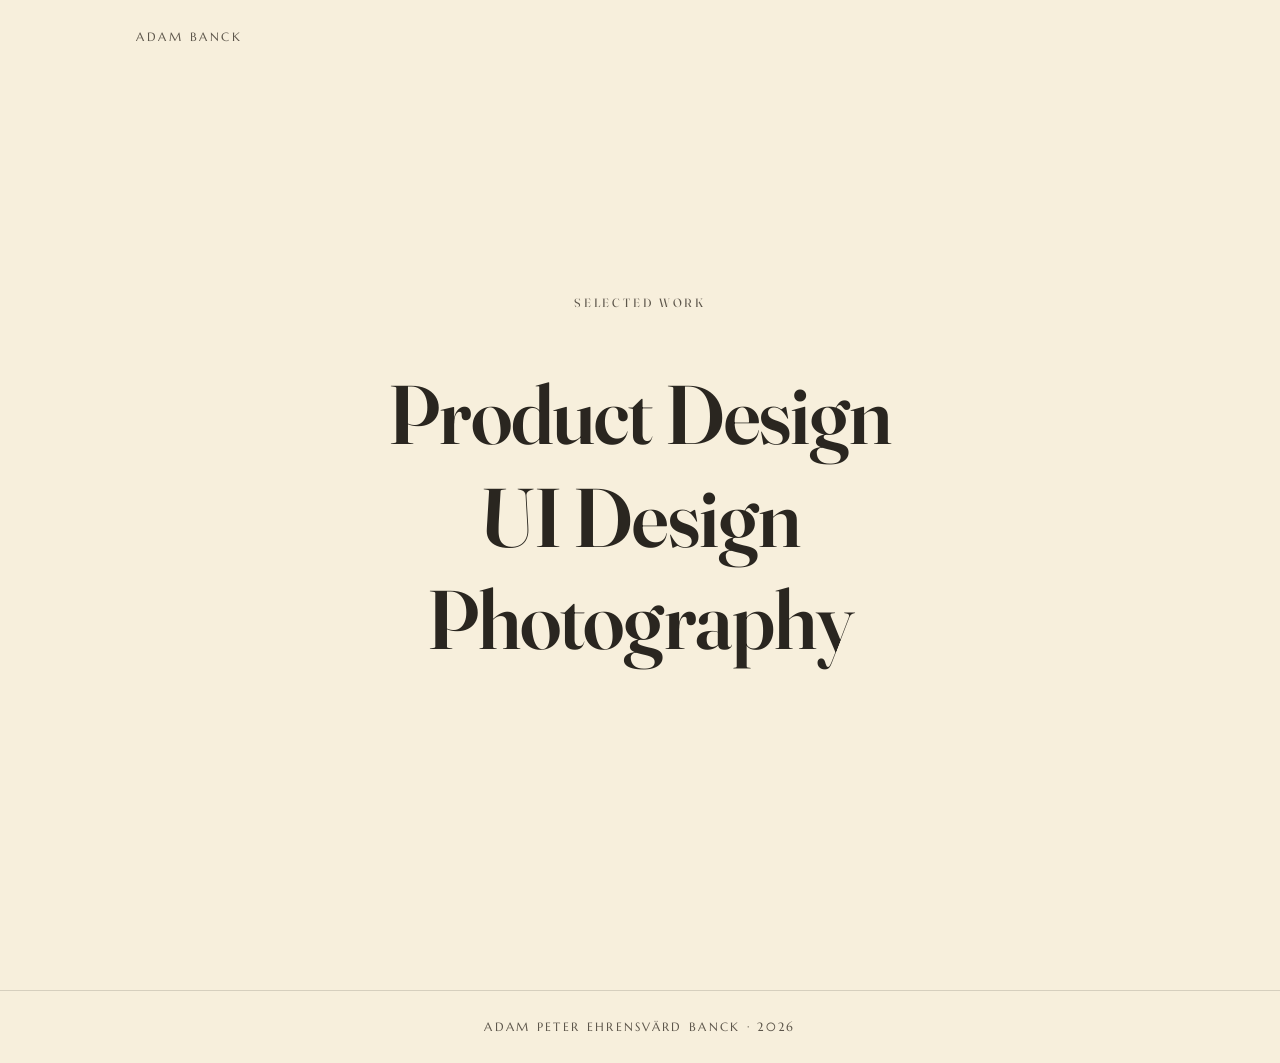
<file: index.html>
<!DOCTYPE html>
<html lang="en">
<head>
  <meta charset="UTF-8" />
  <meta name="viewport" content="width=device-width, initial-scale=1.0" />
  <title>Adam Banck — Portfolio</title>
  <meta name="description" content="Selected work across product design, UI design, and photography." />
  <link rel="stylesheet" href="assets/site.css" />
  <link rel="stylesheet" href="assets/fonts.css" />
  <style>
    .home-hero {
      min-height: 100vh;
      display: flex;
      flex-direction: column;
    }
    .home-main {
      flex: 1 1 auto;
      display: flex;
      flex-direction: column;
      align-items: center;
      justify-content: center;
      text-align: center;
      gap: clamp(24px, 5vh, 48px);
      padding: 60px 0;
    }
    .home-kicker {
      font-size: 0.75rem;
      letter-spacing: 0.24em;
      text-transform: uppercase;
      color: var(--ink-soft);
    }
    .categories {
      display: flex;
      flex-direction: column;
      gap: clamp(4px, 1.2vh, 14px);
    }
    .categories a {
      font-family: var(--font-head);
      font-size: clamp(2.4rem, 8vw, 5.2rem);
      font-weight: 600;
      line-height: 1.1;
      letter-spacing: -0.01em;
      text-decoration: none;
      color: var(--ink);
      opacity: 0.9;
      display: inline-block;
      transition: opacity 0.3s ease, transform 0.45s cubic-bezier(0.22, 1, 0.36, 1);
    }
    .categories a:hover { opacity: 1; transform: scale(1.03); }
  </style>
</head>
<body>
  <div class="home-hero wrap">
    <header class="topbar">
      <span>Adam Banck</span>
    </header>

    <main class="home-main">
      <p class="home-kicker serif">Selected Work</p>
      <nav class="categories" aria-label="Work categories">
        <a href="work/product-design/index.html">Product Design</a>
        <a href="work/ui-design/index.html">UI Design</a>
        <a href="work/photography/index.html">Photography</a>
      </nav>
    </main>
  </div>

  <footer>
    <div class="wrap foot-grid">
      <span class="meta">Adam Peter Ehrensvärd Banck &middot; 2026</span>
    </div>
  </footer>
</body>
</html>
</file>
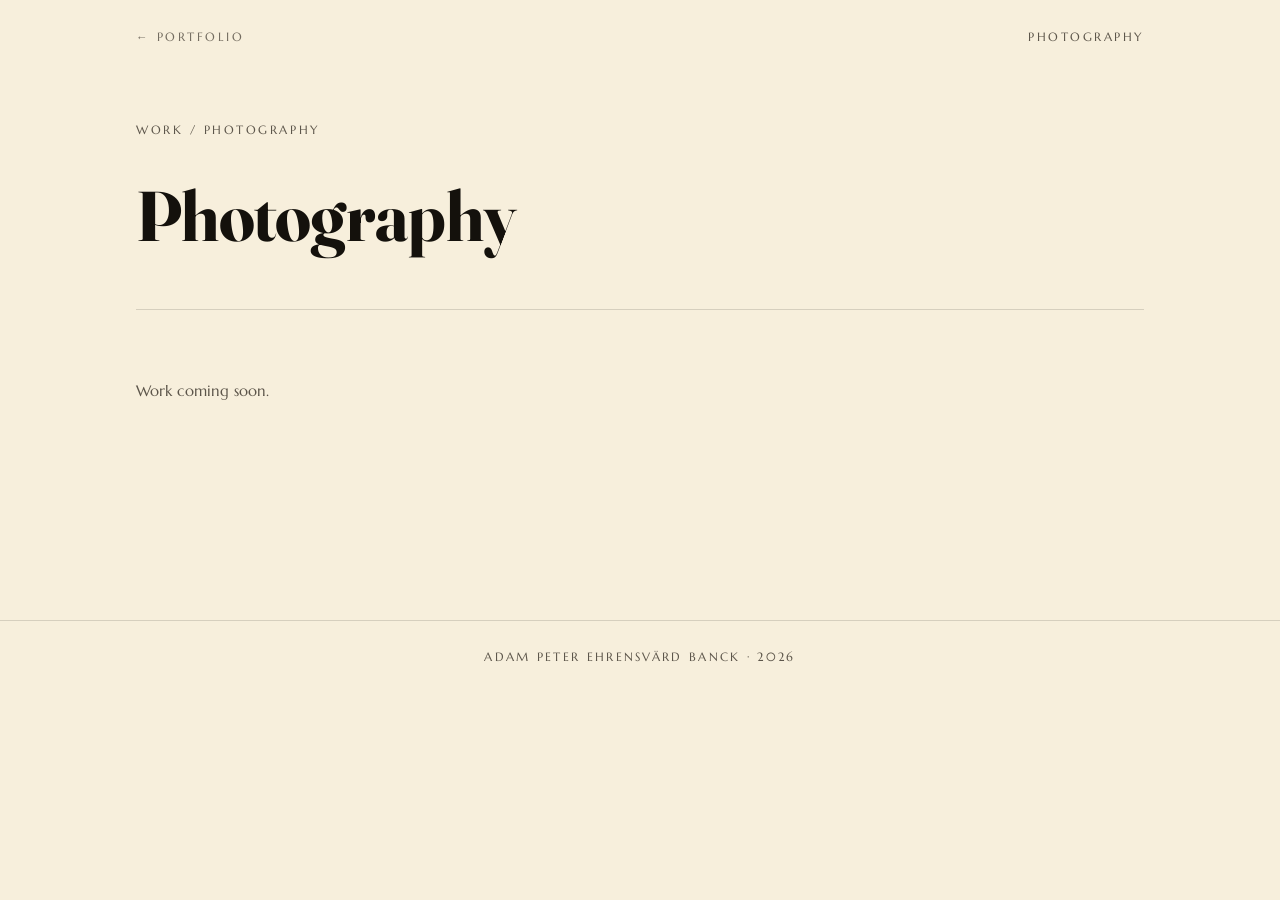
<file: work/photography/index.html>
<!DOCTYPE html>
<html lang="en">
<head>
  <meta charset="UTF-8" />
  <meta name="viewport" content="width=device-width, initial-scale=1.0" />
  <title>Photography — Adam Banck</title>
  <link rel="stylesheet" href="../../assets/site.css" />
  <link rel="stylesheet" href="../../assets/fonts.css" />
  <style>
    .page-head { padding: clamp(36px, 7vh, 80px) 0 clamp(20px, 4vh, 44px); }
    .page-head .kicker {
      font-size: 0.72rem;
      letter-spacing: 0.22em;
      text-transform: uppercase;
      color: var(--ink-soft);
    }
    .page-head h1 {
      font-family: var(--font-head);
      font-size: clamp(2.4rem, 6.5vw, 4.4rem);
      font-weight: 700;
      letter-spacing: -0.01em;
      margin: 0.3em 0 0;
    }
    .empty-note {
      padding: clamp(34px, 6vh, 60px) 0 clamp(80px, 14vh, 140px);
      color: var(--ink-soft);
      font-size: 0.95rem;
    }
  </style>
</head>
<body>
  <div class="wrap">
    <header class="topbar">
      <a href="../../index.html">&larr; Portfolio</a>
      <span>Photography</span>
    </header>

    <div class="page-head">
      <p class="kicker">Work / Photography</p>
      <h1 class="serif">Photography</h1>
    </div>

    <hr class="rule" />

    <p class="empty-note">Work coming soon.</p>
  </div>

  <footer>
    <div class="wrap foot-grid">
      <span class="meta">Adam Peter Ehrensvärd Banck &middot; 2026</span>
    </div>
  </footer>
</body>
</html>
</file>
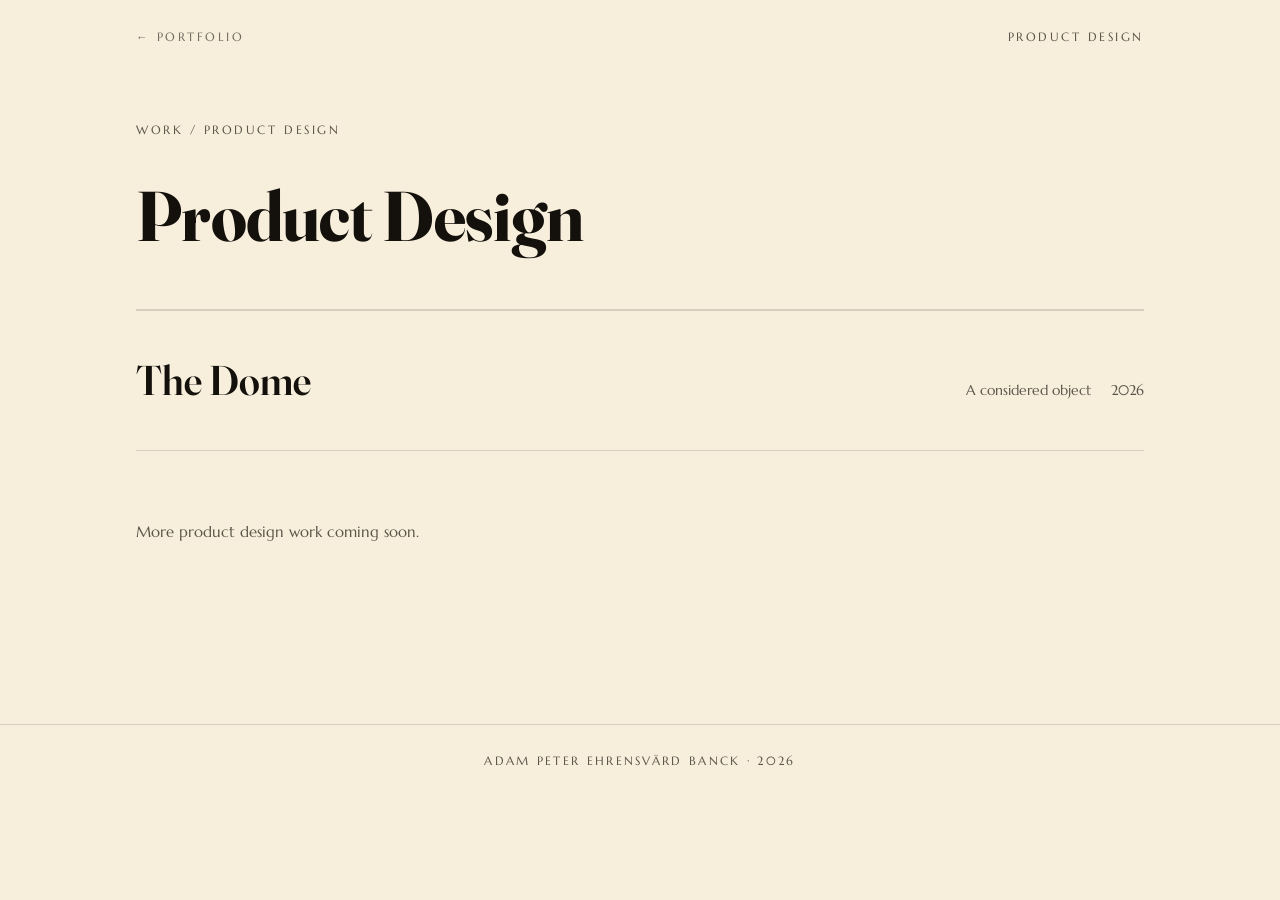
<file: work/product-design/index.html>
<!DOCTYPE html>
<html lang="en">
<head>
  <meta charset="UTF-8" />
  <meta name="viewport" content="width=device-width, initial-scale=1.0" />
  <title>Product Design — Adam Banck</title>
  <link rel="stylesheet" href="../../assets/site.css" />
  <link rel="stylesheet" href="../../assets/fonts.css" />
  <style>
    .page-head { padding: clamp(36px, 7vh, 80px) 0 clamp(20px, 4vh, 44px); }
    .page-head .kicker {
      font-size: 0.72rem;
      letter-spacing: 0.22em;
      text-transform: uppercase;
      color: var(--ink-soft);
    }
    .page-head h1 {
      font-family: var(--font-head);
      font-size: clamp(2.4rem, 6.5vw, 4.4rem);
      font-weight: 700;
      letter-spacing: -0.01em;
      margin: 0.3em 0 0;
    }

    .work-list { list-style: none; margin: 0; padding: 0; }
    .work-list li { border-top: 1px solid var(--line); }
    .work-list li:last-child { border-bottom: 1px solid var(--line); }
    .work-list a {
      display: flex;
      flex-wrap: wrap;
      align-items: baseline;
      justify-content: space-between;
      gap: 6px 24px;
      padding: clamp(22px, 4vh, 38px) 0;
      text-decoration: none;
      color: var(--ink);
    }
    .work-list .name {
      font-family: var(--font-head);
      font-size: clamp(1.6rem, 4vw, 2.6rem);
      font-weight: 600;
      transition: opacity 0.3s ease;
    }
    .work-list a:hover .name { opacity: 0.6; }
    .work-list .meta-line {
      display: flex;
      gap: 20px;
      font-size: 0.85rem;
      color: var(--ink-soft);
    }

    .empty-note {
      padding: clamp(34px, 6vh, 60px) 0 clamp(60px, 10vh, 100px);
      color: var(--ink-soft);
      font-size: 0.95rem;
    }
  </style>
</head>
<body>
  <div class="wrap">
    <header class="topbar">
      <a href="../../index.html">&larr; Portfolio</a>
      <span>Product Design</span>
    </header>

    <div class="page-head">
      <p class="kicker">Work / Product Design</p>
      <h1 class="serif">Product Design</h1>
    </div>

    <hr class="rule" />

    <ul class="work-list">
      <li>
        <a href="the-dome/index.html">
          <span class="name serif">The Dome</span>
          <span class="meta-line">
            <span>A considered object</span>
            <span>2026</span>
          </span>
        </a>
      </li>
    </ul>

    <p class="empty-note">More product design work coming soon.</p>
  </div>

  <footer>
    <div class="wrap foot-grid">
      <span class="meta">Adam Peter Ehrensvärd Banck &middot; 2026</span>
    </div>
  </footer>
</body>
</html>
</file>
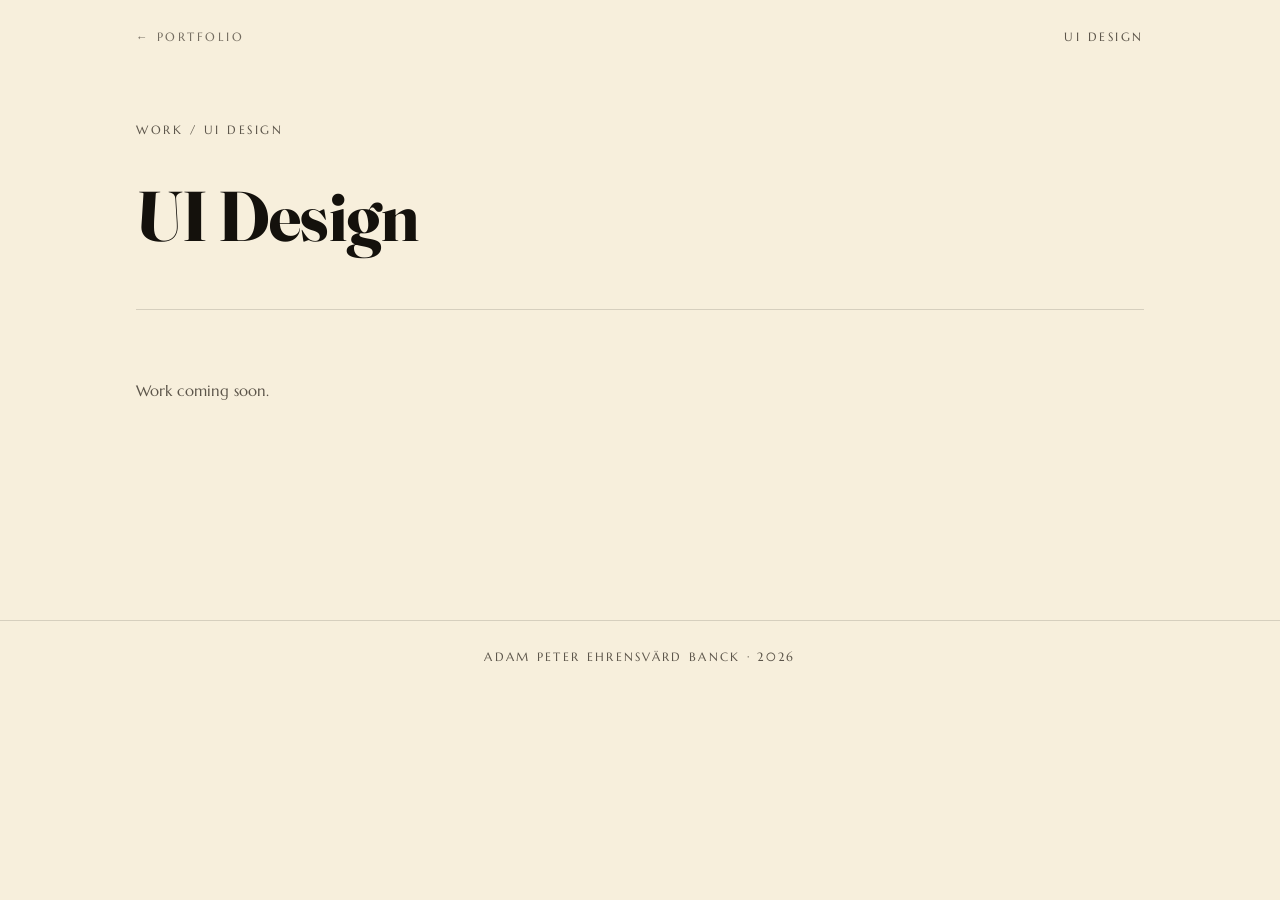
<file: work/ui-design/index.html>
<!DOCTYPE html>
<html lang="en">
<head>
  <meta charset="UTF-8" />
  <meta name="viewport" content="width=device-width, initial-scale=1.0" />
  <title>UI Design — Adam Banck</title>
  <link rel="stylesheet" href="../../assets/site.css" />
  <link rel="stylesheet" href="../../assets/fonts.css" />
  <style>
    .page-head { padding: clamp(36px, 7vh, 80px) 0 clamp(20px, 4vh, 44px); }
    .page-head .kicker {
      font-size: 0.72rem;
      letter-spacing: 0.22em;
      text-transform: uppercase;
      color: var(--ink-soft);
    }
    .page-head h1 {
      font-family: var(--font-head);
      font-size: clamp(2.4rem, 6.5vw, 4.4rem);
      font-weight: 700;
      letter-spacing: -0.01em;
      margin: 0.3em 0 0;
    }
    .empty-note {
      padding: clamp(34px, 6vh, 60px) 0 clamp(80px, 14vh, 140px);
      color: var(--ink-soft);
      font-size: 0.95rem;
    }
  </style>
</head>
<body>
  <div class="wrap">
    <header class="topbar">
      <a href="../../index.html">&larr; Portfolio</a>
      <span>UI Design</span>
    </header>

    <div class="page-head">
      <p class="kicker">Work / UI Design</p>
      <h1 class="serif">UI Design</h1>
    </div>

    <hr class="rule" />

    <p class="empty-note">Work coming soon.</p>
  </div>

  <footer>
    <div class="wrap foot-grid">
      <span class="meta">Adam Peter Ehrensvärd Banck &middot; 2026</span>
    </div>
  </footer>
</body>
</html>
</file>
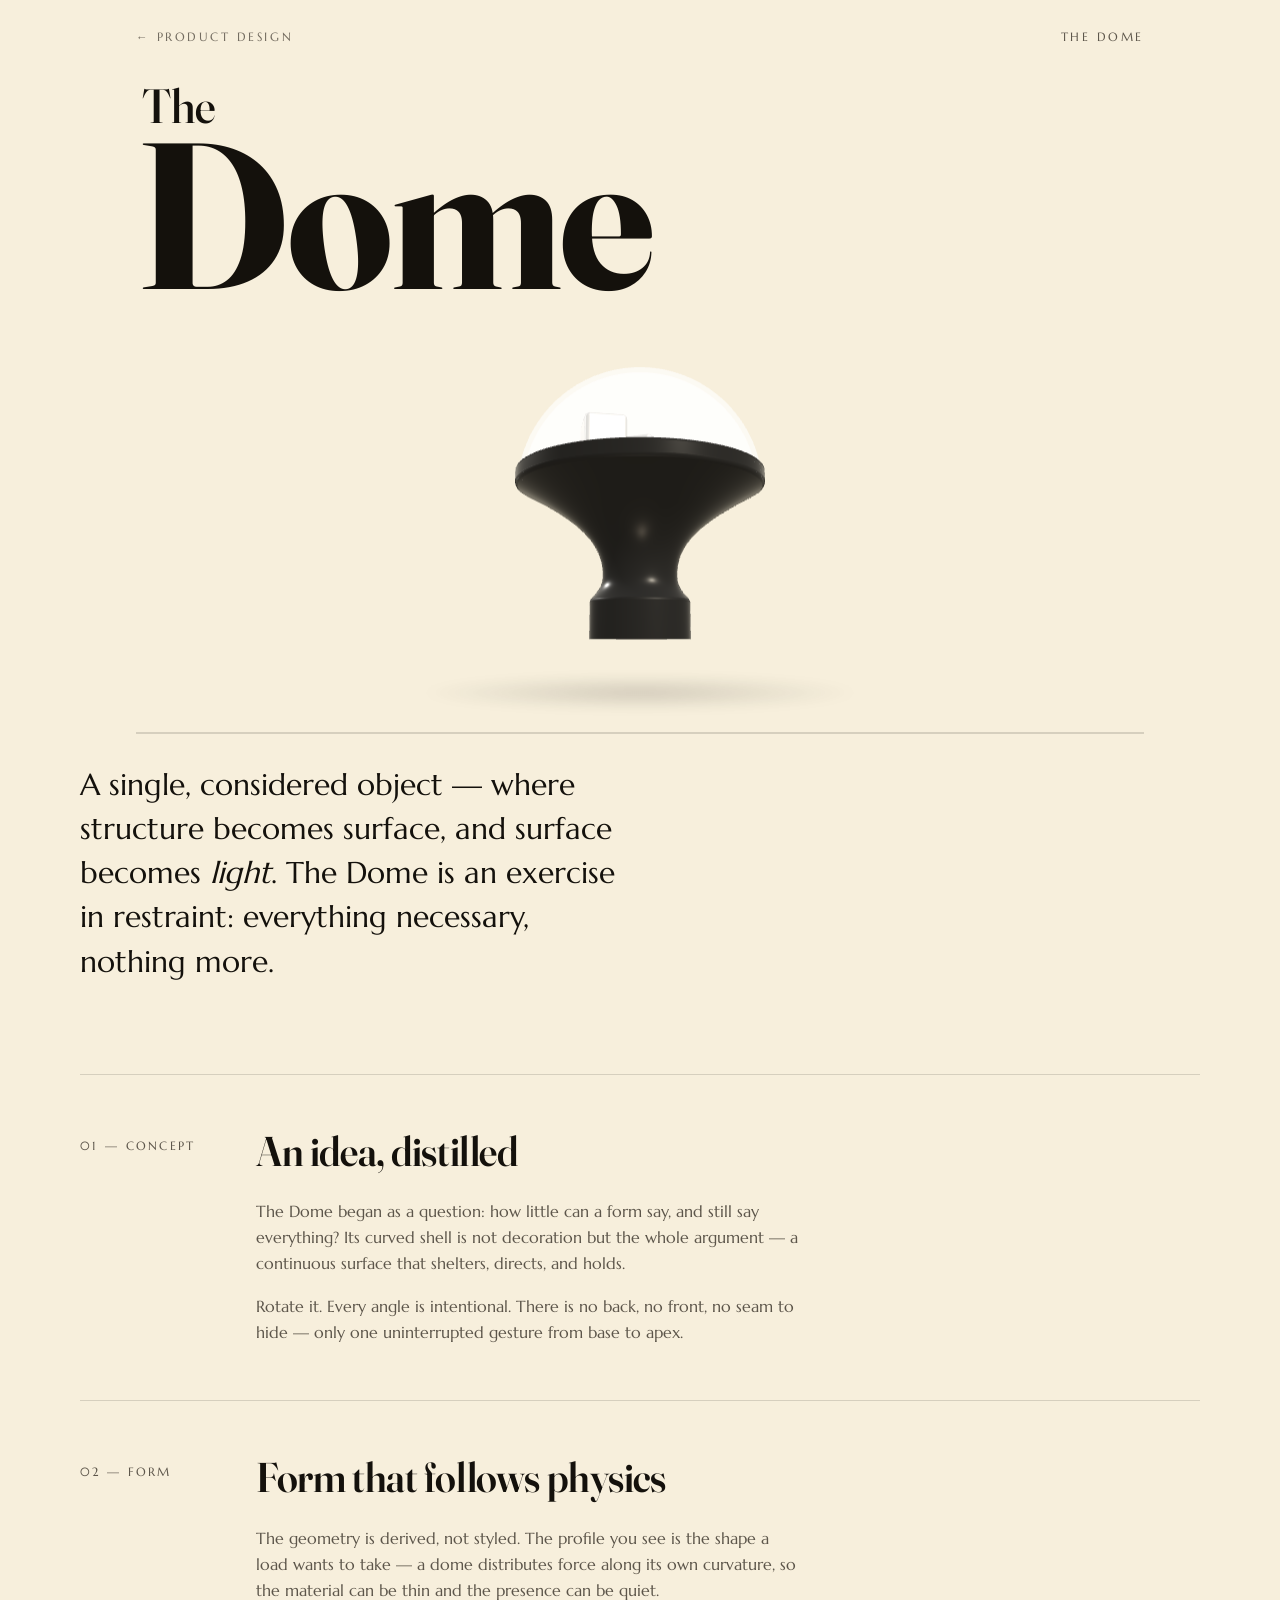
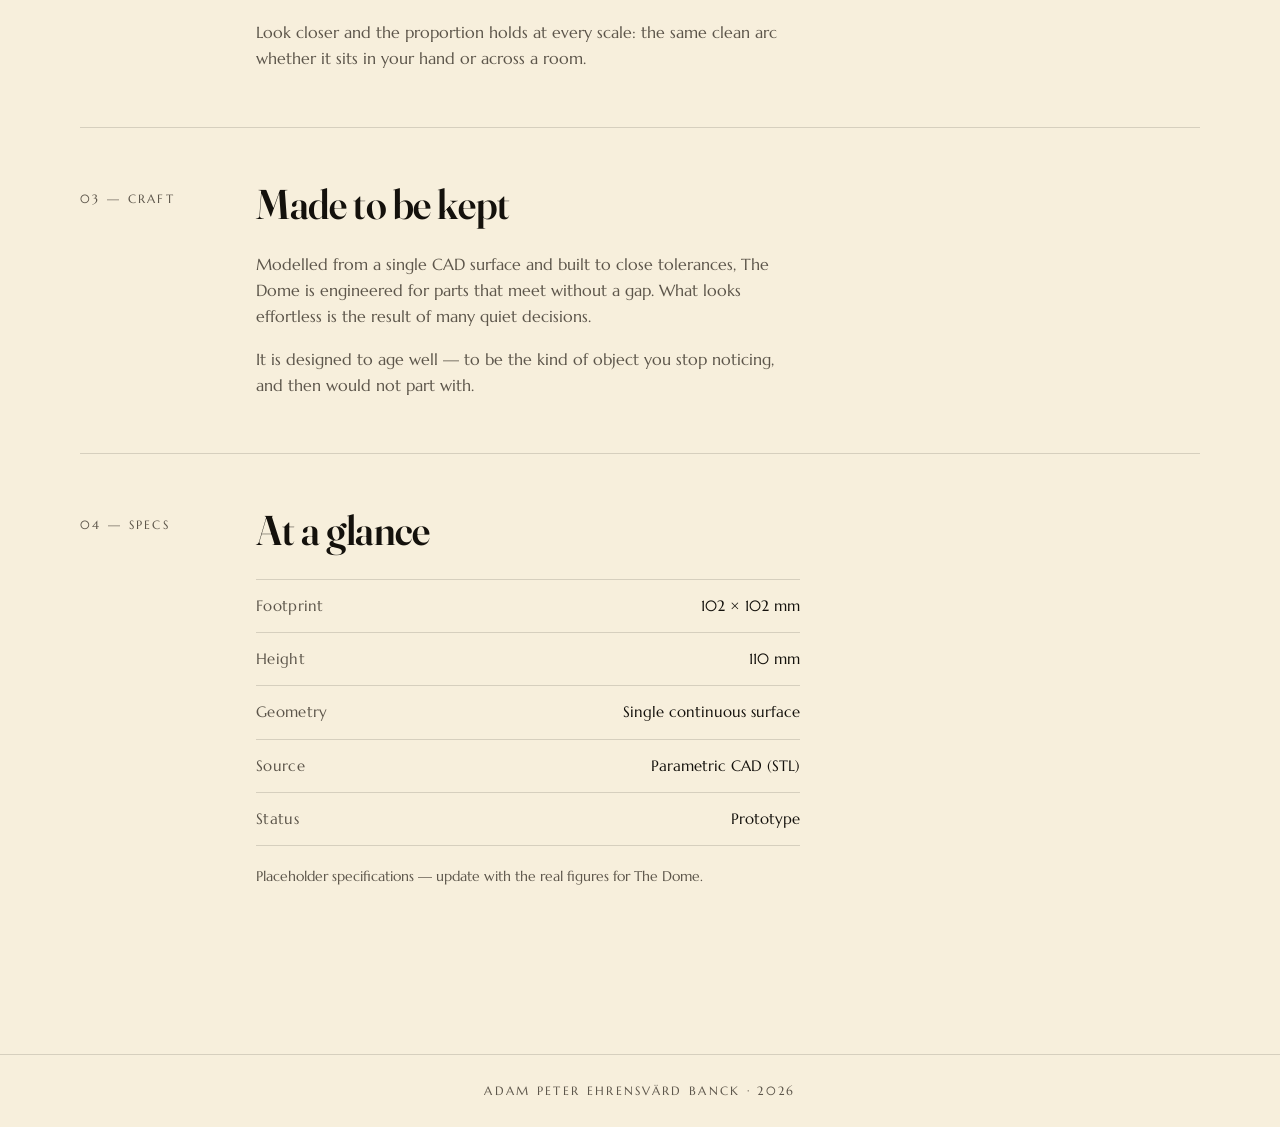
<file: work/product-design/the-dome/index.html>
<!DOCTYPE html>
<html lang="en">
<head>
  <meta charset="UTF-8" />
  <meta name="viewport" content="width=device-width, initial-scale=1.0" />
  <title>The Dome</title>
  <meta name="description" content="The Dome — a considered object. Explore the form in 3D: drag to rotate, scroll to zoom." />
  <style>
    /* Fraunces (headings) — variable display serif, opsz pinned to 144. SIL OFL 1.1. */
    @font-face {
      font-family: "Fraunces";
      font-style: normal;
      font-weight: 400 700;
      font-display: swap;
      src: url([data-uri]) format("woff2");
      unicode-range: U+0000-00FF, U+0131, U+0152-0153, U+02BB-02BC, U+02C6, U+02DA, U+02DC, U+0304, U+0308, U+0329, U+2000-206F, U+20AC, U+2122, U+2191, U+2193, U+2212, U+2215, U+FEFF, U+FFFD;
    }
    /* Marcellus (body/paragraphs) — embedded so it renders offline. SIL OFL 1.1. */
    @font-face {
      font-family: "Marcellus";
      font-style: normal;
      font-weight: 400;
      font-display: swap;
      src: url([data-uri]) format("woff2");
      unicode-range: U+0100-02BA, U+02BD-02C5, U+02C7-02CC, U+02CE-02D7, U+02DD-02FF, U+0304, U+0308, U+0329, U+1D00-1DBF, U+1E00-1E9F, U+1EF2-1EFF, U+2020, U+20A0-20AB, U+20AD-20C0, U+2113, U+2C60-2C7F, U+A720-A7FF;
    }
    @font-face {
      font-family: "Marcellus";
      font-style: normal;
      font-weight: 400;
      font-display: swap;
      src: url([data-uri]) format("woff2");
      unicode-range: U+0000-00FF, U+0131, U+0152-0153, U+02BB-02BC, U+02C6, U+02DA, U+02DC, U+0304, U+0308, U+0329, U+2000-206F, U+20AC, U+2122, U+2191, U+2193, U+2212, U+2215, U+FEFF, U+FFFD;
    }

    :root {
      /* Type: headings in Mikela if available, otherwise the embedded Fraunces
         (a high-contrast display serif); body/paragraphs in Marcellus. Mikela
         is a commercial face and is not bundled — if you have it installed or
         add its font file, it wins; everyone else gets Fraunces. */
      --font-head: "Mikela", "Fraunces", "Didot", "Bodoni MT", "Playfair Display", Georgia, serif;
      --font-body: "Marcellus", Georgia, "Times New Roman", serif;
      --paper:   #f7efdc;   /* warm ivory background */
      --paper-2: #f2e8d0;   /* slightly deeper tone for panels */
      --ink:     #14110c;   /* near-black text */
      --ink-soft:#5c554a;   /* muted body copy */
      --line:    rgba(20, 17, 12, 0.14);
      --measure: 34rem;     /* comfortable reading width */
    }

    * { box-sizing: border-box; }

    html { scroll-behavior: smooth; }

    body {
      margin: 0;
      background: var(--paper);
      color: var(--ink);
      font-family: var(--font-body);
      -webkit-font-smoothing: antialiased;
      text-rendering: optimizeLegibility;
      line-height: 1.6;
    }

    /* Headings use the heading face (Mikela — see --font-head). */
    .serif { font-family: var(--font-head); }

    a { color: inherit; }

    /* ---------- Layout scaffolding ---------- */

    .wrap {
      width: min(1120px, 100%);
      margin: 0 auto;
      padding: 0 clamp(20px, 5vw, 56px);
    }

    /* ---------- Top bar ---------- */

    .topbar {
      display: flex;
      align-items: baseline;
      justify-content: space-between;
      padding-top: 28px;
      font-size: 0.72rem;
      letter-spacing: 0.22em;
      text-transform: uppercase;
      color: var(--ink-soft);
    }

    .topbar .back-link {
      text-decoration: none;
      opacity: 0.85;
      transition: opacity 0.2s ease;
    }
    .topbar .back-link:hover { opacity: 1; }

    /* ---------- Hero ---------- */

    .hero {
      position: relative;
      min-height: 84vh;
      display: flex;
      flex-direction: column;
    }

    /* Divider pinned to the bottom of the hero, just under the model. */
    .hero-divider {
      flex: 0 0 auto;
      padding-bottom: clamp(6px, 1.5vh, 20px);
    }

    .wordmark {
      position: relative;
      z-index: 3;
      pointer-events: none;
      margin-top: clamp(10px, 4vh, 40px);
    }

    .wordmark .the {
      display: block;
      font-family: var(--font-head);   /* same heading face (Mikela) as Dome */
      font-size: clamp(1.6rem, 4.5vw, 3rem);
      font-weight: 500;
      line-height: 1;
      margin-left: 0.12em;
      margin-bottom: 0.22em;            /* a little more air above "Dome" */
    }

    .wordmark .dome {
      display: block;
      font-size: clamp(4.2rem, 20vw, 13rem);
      font-weight: 700;
      line-height: 0.82;
      letter-spacing: -0.01em;
      margin-top: -0.06em;
    }

    /* The stage holds the 3D canvas; it sits behind the wordmark and the
       tagline so the whole hero reads as one composition. */
    .stage {
      position: relative;
      flex: 1 1 auto;
      min-height: 0;   /* allow the flex item to shrink on short screens */
      z-index: 1;
    }

    .stage-inner {
      position: absolute;
      top: 0;
      bottom: 0;
      left: 50%;
      /* Flex centres the model in the band; the small upward bias offsets the
         shadow hanging below so the model + shadow read as a centred group. */
      transform: translateX(-50%) translateY(-3%);
      width: min(880px, 96vw);
    }

    /* Soft contact shadow grounding the object. */
    .contact-shadow {
      position: absolute;
      left: 50%;
      top: 94%;          /* low in the band; JS re-centres the whole group */
      width: 50%;
      height: 8%;
      transform: translate(-50%, -50%);
      background: radial-gradient(ellipse at center,
                  rgba(20, 17, 12, 0.28) 0%,
                  rgba(20, 17, 12, 0.10) 45%,
                  transparent 72%);
      filter: blur(6px);
      z-index: 0;
      pointer-events: none;
      transition: opacity 0.3s ease;
    }

    #domeScene {
      position: absolute;
      inset: 0;
      pointer-events: none;   /* model is non-interactive; page scrolls freely */
      z-index: 2;
    }

    #domeCanvas {
      position: absolute;
      inset: 0;
      width: 100%;
      height: 100%;
      display: block;
    }

    /* Fallback shown if WebGL/the model is unavailable. */
    .stage-fallback {
      position: absolute;
      inset: 0;
      display: none;
      align-items: center;
      justify-content: center;
      text-align: center;
      padding: 24px;
      color: var(--ink-soft);
      font-size: 0.85rem;
    }
    .stage.no-webgl .stage-fallback { display: flex; }
    .stage.no-webgl #domeScene { display: none; }

    /* ---------- Concept sections ---------- */

    .sections { padding: clamp(4px, 0.8vh, 12px) 0 40px; }

    .lede {
      max-width: var(--measure);
      font-size: clamp(1.25rem, 2.6vw, 1.9rem);
      line-height: 1.45;
      font-weight: 400;
      margin: 0 0 clamp(56px, 10vh, 120px);
      color: var(--ink);
    }
    .lede em { font-style: italic; }

    .rule {
      border: 0;
      border-top: 1px solid var(--line);
      margin: 0;
    }

    /* Same line as the section dividers, a touch thicker; sits between the
       hero (shadow) and the first block of text. */
    .rule.thick {
      border-top-width: 2px;
      margin-bottom: clamp(4px, 1vh, 12px);
    }

    .section {
      display: grid;
      grid-template-columns: 1fr;
      gap: 14px 48px;
      padding: clamp(34px, 6vh, 60px) 0;
    }
    @media (min-width: 760px) {
      .section { grid-template-columns: 8rem 1fr; }
    }

    .section .marker {
      font-size: 0.72rem;
      letter-spacing: 0.2em;
      text-transform: uppercase;
      color: var(--ink-soft);
      padding-top: 0.5rem;
    }

    .section h2 {
      margin: 0 0 0.6em;
      font-family: var(--font-head);
      font-size: clamp(1.6rem, 3.6vw, 2.6rem);
      font-weight: 600;
      line-height: 1.1;
      letter-spacing: -0.01em;
    }

    .section p {
      margin: 0 0 1em;
      max-width: var(--measure);
      color: var(--ink-soft);
      font-size: 1.02rem;
    }
    .section p:last-child { margin-bottom: 0; }

    /* Spec list */
    .specs {
      list-style: none;
      padding: 0;
      margin: 0;
      max-width: var(--measure);
    }
    .specs li {
      display: flex;
      justify-content: space-between;
      gap: 24px;
      padding: 14px 0;
      border-top: 1px solid var(--line);
      font-size: 0.95rem;
    }
    .specs li:last-child { border-bottom: 1px solid var(--line); }
    .specs .k { color: var(--ink-soft); letter-spacing: 0.02em; }
    .specs .v { text-align: right; }

    /* ---------- Footer ---------- */

    footer {
      padding: clamp(18px, 3vh, 32px) 0 clamp(18px, 3vh, 32px);
      border-top: 1px solid var(--line);
      margin-top: clamp(40px, 8vh, 90px);
    }
    .foot-grid {
      display: flex;
      flex-wrap: wrap;
      align-items: baseline;
      justify-content: center;
      text-align: center;
      gap: 18px;
    }
    .foot-grid .meta {
      font-size: 0.72rem;
      letter-spacing: 0.2em;
      text-transform: uppercase;
      color: var(--ink-soft);
    }

    @media (prefers-reduced-motion: reduce) {
      html { scroll-behavior: auto; }
    }
  </style>
</head>
<body>

  <!-- ===================== HERO ===================== -->
  <header class="hero">
    <div class="wrap" style="position:relative; z-index:3;">
      <div class="topbar">
        <a href="../index.html" class="back-link">&larr; Product Design</a>
        <span>The Dome</span>
      </div>

      <div class="wordmark serif" aria-label="The Dome">
        <span class="the">The</span>
        <span class="dome">Dome</span>
      </div>
    </div>

    <!-- 3D stage: a flex-growing band between the wordmark and the divider,
         with the model centred inside it. -->
    <div class="stage" id="stage" aria-hidden="false">
      <div class="stage-inner">
        <div class="contact-shadow" id="contactShadow"></div>
        <div id="domeScene">
          <canvas id="domeCanvas"></canvas>
        </div>
      </div>
      <div class="stage-fallback">
        <p>This object is best viewed in a browser with WebGL enabled.<br />
           Interactive 3D model unavailable.</p>
      </div>
    </div>

    <div class="wrap hero-divider">
      <hr class="rule thick" />
    </div>

  </header>

  <!-- ===================== CONCEPT ===================== -->
  <main class="wrap sections">

    <!-- NOTE: The copy below is placeholder text. Replace it with the real
         story of The Dome — what it is, who it's for, and why it matters. -->
    <p class="lede">
      A single, considered object — where structure becomes surface, and
      surface becomes <em>light</em>. The Dome is an exercise in restraint:
      everything necessary, nothing more.
    </p>

    <hr class="rule" />

    <section class="section" id="concept">
      <div class="marker">01 — Concept</div>
      <div>
        <h2>An idea, distilled</h2>
        <p>
          The Dome began as a question: how little can a form say, and still
          say everything? Its curved shell is not decoration but the whole
          argument — a continuous surface that shelters, directs, and holds.
        </p>
        <p>
          Rotate it. Every angle is intentional. There is no back, no front,
          no seam to hide — only one uninterrupted gesture from base to apex.
        </p>
      </div>
    </section>

    <hr class="rule" />

    <section class="section" id="form">
      <div class="marker">02 — Form</div>
      <div>
        <h2>Form that follows physics</h2>
        <p>
          The geometry is derived, not styled. The profile you see is the
          shape a load wants to take — a dome distributes force along its own
          curvature, so the material can be thin and the presence can be quiet.
        </p>
        <p>
          Look closer and the proportion holds at every scale: the same clean
          arc whether it sits in your hand or across a room.
        </p>
      </div>
    </section>

    <hr class="rule" />

    <section class="section" id="craft">
      <div class="marker">03 — Craft</div>
      <div>
        <h2>Made to be kept</h2>
        <p>
          Modelled from a single CAD surface and built to close tolerances,
          The Dome is engineered for parts that meet without a gap. What looks
          effortless is the result of many quiet decisions.
        </p>
        <p>
          It is designed to age well — to be the kind of object you stop
          noticing, and then would not part with.
        </p>
      </div>
    </section>

    <hr class="rule" />

    <section class="section" id="specs">
      <div class="marker">04 — Specs</div>
      <div>
        <h2>At a glance</h2>
        <ul class="specs">
          <li><span class="k">Footprint</span><span class="v">102 × 102 mm</span></li>
          <li><span class="k">Height</span><span class="v">110 mm</span></li>
          <li><span class="k">Geometry</span><span class="v">Single continuous surface</span></li>
          <li><span class="k">Source</span><span class="v">Parametric CAD (STL)</span></li>
          <li><span class="k">Status</span><span class="v">Prototype</span></li>
        </ul>
        <p style="margin-top:20px; font-size:0.85rem;">
          Placeholder specifications — update with the real figures for The Dome.
        </p>
      </div>
    </section>

  </main>

  <!-- ===================== FOOTER ===================== -->
  <footer>
    <div class="wrap foot-grid">
      <span class="meta">Adam Peter Ehrensvärd Banck · 2026</span>
    </div>
  </footer>

  <!-- Vendored Three.js (r128 UMD) + OBJ loader so the Fusion model renders
       with its per-part materials and no network access. -->
  <script src="../../../vendor/three.min.js"></script>
  <script src="../../../vendor/OBJLoader.js"></script>
  <!-- The Dome model (Fusion OBJ) embedded as base64 so it loads from file://. -->
  <script src="models/dome-obj-data.js"></script>

  <script>
    (function () {
      "use strict";

      var DEG = Math.PI / 180;
      // Zoom limits are derived from the model + camera so the object can never
      // be zoomed past the frame borders; recomputed on load and on resize.
      var MIN_ZOOM = 0.45;
      var MAX_ZOOM = 1.6;
      var BORDER_MARGIN = 0.84;  // model size vs frame; leaves room in the band
      var modelEffRadius = 1;    // worst-case projected radius (world units at zoom 1)

      var stageEl   = document.getElementById("stage");
      var sceneEl   = document.getElementById("domeScene");
      var canvasEl  = document.getElementById("domeCanvas");
      var shadowEl  = document.getElementById("contactShadow");

      // View state.
      var rotX = -12;   // gentle downward tilt for a 3/4 read
      var rotY = -28;
      var scrollTilt = 0;   // extra tilt driven by page scroll (0 → 90°)
      var zoom = 1.05;
      var modelBaseScale = 1;

      // Idle auto-spin: slowly turns the object until the user interacts,
      // then eases back after they let go.
      var autoSpin = true;   // ambient rotation; the model is non-interactive

      var three = null; // { renderer, scene, camera, group, mesh }

      function hasWebGL() {
        try {
          var c = document.createElement("canvas");
          return !!(window.WebGLRenderingContext &&
            (c.getContext("webgl") || c.getContext("experimental-webgl")));
        } catch (e) { return false; }
      }

      function sceneSize() {
        return {
          w: sceneEl.clientWidth || 400,
          h: sceneEl.clientHeight || 400
        };
      }

      function initThree() {
        if (three) return three;
        var s = sceneSize();

        var renderer = new THREE.WebGLRenderer({
          canvas: canvasEl, antialias: true, alpha: true
        });
        renderer.setPixelRatio(Math.min(window.devicePixelRatio || 1, 2));
        renderer.setSize(s.w, s.h, false);

        var scene = new THREE.Scene();
        var camera = new THREE.PerspectiveCamera(38, s.w / s.h, 0.1, 100);
        camera.position.set(0, 0, 5);

        // Warm studio lighting tuned for a dark object on ivory.
        scene.add(new THREE.HemisphereLight(0xfff7e8, 0x8c7a5c, 0.85));
        var key = new THREE.DirectionalLight(0xfff4e0, 1.05);
        key.position.set(3, 4, 3);
        scene.add(key);
        var rim = new THREE.DirectionalLight(0xffffff, 0.55);
        rim.position.set(-4, 2, -3);
        scene.add(rim);
        var fill = new THREE.DirectionalLight(0xffe9cc, 0.25);
        fill.position.set(0, -3, 2);
        scene.add(fill);

        // A soft studio environment so metal (steel) and clear (polycarbonate)
        // parts have something to reflect on the ivory backdrop.
        try {
          var ec = document.createElement("canvas");
          ec.width = 64; ec.height = 32;
          var eg = ec.getContext("2d");
          var grd = eg.createLinearGradient(0, 0, 0, 32);
          grd.addColorStop(0.0, "#ffffff");
          grd.addColorStop(0.5, "#f3ebd7");
          grd.addColorStop(1.0, "#b3a889");
          eg.fillStyle = grd; eg.fillRect(0, 0, 64, 32);
          var etex = new THREE.CanvasTexture(ec);
          etex.mapping = THREE.EquirectangularReflectionMapping;
          var pmrem = new THREE.PMREMGenerator(renderer);
          scene.environment = pmrem.fromEquirectangular(etex).texture;
          etex.dispose(); pmrem.dispose();
        } catch (e) { if (window.console) console.error(e); }

        var group = new THREE.Group();
        scene.add(group);

        three = { renderer: renderer, scene: scene, camera: camera,
                  group: group, model: null };
        return three;
      }

      function applyTransform() {
        if (!three) return;
        three.group.rotation.x = (rotX + scrollTilt) * DEG;
        three.group.rotation.y = rotY * DEG;
        var sc = modelBaseScale * zoom;
        three.group.scale.set(sc, sc, sc);
      }

      function renderThree() {
        if (three) three.renderer.render(three.scene, three.camera);
      }

      function resizeThree() {
        if (!three) return;
        var s = sceneSize();
        three.renderer.setSize(s.w, s.h, false);
        three.camera.aspect = s.w / s.h;
        three.camera.updateProjectionMatrix();
        computeZoomLimits();
        applyTransform();
        renderThree();
      }

      // The largest zoom that still keeps the whole model inside the frame for
      // the current viewport aspect. Uses the model's worst-case projected
      // radius, so the bound holds at every rotation the user can reach.
      function computeZoomLimits() {
        if (!three) return;
        var dist = three.camera.position.length();
        var halfH = dist * Math.tan((three.camera.fov * DEG) / 2);
        var halfW = halfH * three.camera.aspect;
        var fit = Math.min(halfH, halfW);
        MAX_ZOOM = (fit * BORDER_MARGIN) / modelEffRadius;
        MIN_ZOOM = MAX_ZOOM * 0.4;
        zoom = Math.max(MIN_ZOOM, Math.min(MAX_ZOOM, zoom));
        updateShadow();
      }

      // Continuous render loop (needed for the idle auto-spin and for smooth
      // interaction). Cheap: one static mesh, no shadows.
      function loop() {
        if (autoSpin) { rotY += 0.18; }
        applyTransform();
        renderThree();
        requestAnimationFrame(loop);
      }

      // Per-part appearance, keyed by the Fusion material names in the OBJ.
      // Base colours come from the exported .mtl (Kd); finishes are chosen to
      // match the named Fusion appearances (satin steel, semigloss bamboo,
      // clear polycarbonate, matte MDF).
      var OBJ_MATERIALS = {
        "Steel_-_Satin":           { color: 0xa0a0a0, roughness: 0.40, metalness: 0.90 },
        "Bamboo_Dark_-_Semigloss": { color: 0x0d0d0d, roughness: 0.35, metalness: 0.00 },
        "Polycarbonate_(Clear)":   { color: 0xf3f4f1, roughness: 0.10, metalness: 0.00,
                                     transparent: true, opacity: 0.42 },
        "MDF_Board":               { color: 0x111111, roughness: 0.78, metalness: 0.00 }
      };

      function applyObjMaterials(obj) {
        obj.traverse(function (child) {
          if (!child.isMesh) return;
          var name = (child.material && child.material.name) || "";
          var spec = OBJ_MATERIALS[name] ||
                     { color: 0x9a9a9a, roughness: 0.6, metalness: 0.0 };
          var m = new THREE.MeshStandardMaterial({
            color: spec.color, roughness: spec.roughness,
            metalness: spec.metalness, envMapIntensity: 1.0
          });
          if (spec.transparent) {
            m.transparent = true; m.opacity = spec.opacity;
            m.depthWrite = false; m.side = THREE.DoubleSide;
          }
          child.material = m;
          if (child.geometry && !child.geometry.attributes.normal) {
            child.geometry.computeVertexNormals();
          }
        });
      }

      function loadOBJ(objText) {
        var t = initThree();
        var obj = new THREE.OBJLoader().parse(objText);
        applyObjMaterials(obj);

        // Orient (CAD Z-up -> Three.js Y-up) and centre on the model's middle.
        obj.rotation.x = -Math.PI / 2;
        obj.updateMatrixWorld(true);
        var box = new THREE.Box3().setFromObject(obj);
        var center = box.getCenter(new THREE.Vector3());
        var size = box.getSize(new THREE.Vector3());
        obj.position.set(-center.x, -center.y, -center.z);

        var radius = 0.5 * size.length() || 1;
        modelBaseScale = radius > 0 ? (1.35 / radius) : 1;

        // Worst-case projected radius (half-diagonal of the two largest dims)
        // drives the zoom clamp so the model never crosses the frame borders.
        var dims = [size.x, size.y, size.z].sort(function (a, b) { return b - a; });
        modelEffRadius =
          0.5 * Math.sqrt(dims[0] * dims[0] + dims[1] * dims[1]) * modelBaseScale;

        if (t.model) t.group.remove(t.model);
        t.model = obj;
        t.group.add(obj);

        computeZoomLimits();
        zoom = MAX_ZOOM;   // biggest at the top of the page
        resizeThree();
        scrollZoom();      // sync size to the current scroll position
        applyTransform();
        renderThree();
        // The wordmark's height depends on the web font, which changes the
        // stage band; refit the canvas once fonts have loaded.
        if (document.fonts && document.fonts.ready) {
          document.fonts.ready.then(function () { resizeThree(); scrollZoom(); });
        }
      }

      function loadModel() {
        if (typeof THREE === "undefined" || !THREE.OBJLoader || !hasWebGL()) {
          stageEl.classList.add("no-webgl");
          return;
        }
        try {
          if (typeof window.__DOME_OBJ_B64 === "string") {
            loadOBJ(atob(window.__DOME_OBJ_B64));   // OBJ is ASCII text
            requestAnimationFrame(loop);
            return;
          }
        } catch (err) {
          if (window.console) console.error(err);
        }
        // Fallback: fetch the .obj (works when served over HTTP).
        fetch("models/dome.obj")
          .then(function (r) {
            if (!r.ok) throw new Error("HTTP " + r.status);
            return r.text();
          })
          .then(function (txt) { loadOBJ(txt); requestAnimationFrame(loop); })
          .catch(function (err) {
            if (window.console) console.error(err);
            stageEl.classList.add("no-webgl");
          });
      }

      // ---------- The model is non-interactive; page scroll drives it ----------

      // Page scroll drives the model + shadow size: biggest at the top of the
      // page, shrinking to the minimum as you scroll down through the hero.
      var heroEl = document.querySelector(".hero");
      function scrollZoom() {
        var range = (heroEl ? heroEl.offsetHeight : window.innerHeight) * 0.85;
        var t = range > 0
          ? Math.min(1, Math.max(0, window.pageYOffset / range)) : 0;
        zoom = MAX_ZOOM - (MAX_ZOOM - MIN_ZOOM) * t;
        // Gradually tilt the model up to 90°, completing earlier than the
        // shrink so the full tilt is visible before the model scrolls away.
        scrollTilt = 90 * Math.min(1, t / 0.6);
        applyTransform();
        updateShadow();
        renderThree();
      }

      // Keep the contact shadow locked to the model as it zooms. The object's
      // apparent size — and how far its base sits below the centre — both scale
      // with zoom, so the shadow scales AND drops/rises by zoom / its reference.
      // The shadow keeps a fixed vertical position (set in CSS) and only
      // changes size: full size when the model is at its biggest (max zoom),
      // shrinking as the model is zoomed out.
      function updateShadow() {
        if (!shadowEl) return;
        var s = MAX_ZOOM > 0 ? (zoom / MAX_ZOOM) : 1;
        shadowEl.style.transform = "translate(-50%, -50%) scale(" + s + ")";
        shadowEl.style.opacity =
          String(Math.max(0.25, Math.min(0.6, 0.32 + s * 0.28)));
      }

      window.addEventListener("resize", function () {
        resizeThree(); scrollZoom();
      });
      window.addEventListener("scroll", scrollZoom, { passive: true });

      loadModel();
    })();
  </script>
</body>
</html>
</file>
<file: assets/site.css>
/* Shared design tokens + base styles for the portfolio's index/listing pages.
   The individual project pages (e.g. the-dome) stay self-contained and don't
   use this file, so they still work as standalone downloads. */

:root {
  --paper:   #f7efdc;
  --paper-2: #f2e8d0;
  --ink:     #14110c;
  --ink-soft:#5c554a;
  --line:    rgba(20, 17, 12, 0.14);
  --font-head: "Mikela", "Fraunces", "Didot", "Bodoni MT", "Playfair Display", Georgia, serif;
  --font-body: "Marcellus", Georgia, "Times New Roman", serif;
}

* { box-sizing: border-box; }

html { scroll-behavior: smooth; }

body {
  margin: 0;
  min-height: 100vh;
  background: var(--paper);
  color: var(--ink);
  font-family: var(--font-body);
  -webkit-font-smoothing: antialiased;
  text-rendering: optimizeLegibility;
  line-height: 1.6;
}

.serif { font-family: var(--font-head); }
a { color: inherit; }

.wrap {
  width: min(1120px, 100%);
  margin: 0 auto;
  padding: 0 clamp(20px, 5vw, 56px);
}

.topbar {
  display: flex;
  align-items: baseline;
  justify-content: space-between;
  padding-top: 28px;
  font-size: 0.72rem;
  letter-spacing: 0.22em;
  text-transform: uppercase;
  color: var(--ink-soft);
}
.topbar a {
  text-decoration: none;
  opacity: 0.85;
  transition: opacity 0.2s ease;
}
.topbar a:hover { opacity: 1; }

.rule {
  border: 0;
  border-top: 1px solid var(--line);
  margin: 0;
}

footer {
  padding: clamp(18px, 3vh, 32px) 0;
  border-top: 1px solid var(--line);
  margin-top: clamp(60px, 10vh, 120px);
}
.foot-grid {
  display: flex;
  justify-content: center;
  text-align: center;
}
.foot-grid .meta {
  font-size: 0.72rem;
  letter-spacing: 0.2em;
  text-transform: uppercase;
  color: var(--ink-soft);
}

@media (prefers-reduced-motion: reduce) {
  html { scroll-behavior: auto; }
}
</file>
<file: assets/fonts.css>
/* Shared web fonts for the portfolio site — extracted from the-dome page.
   Fraunces (headings) + Marcellus (body), both SIL OFL 1.1, embedded as
   base64 so pages render offline. Link with a relative path to this file. */

/* Fraunces (headings) — variable display serif, opsz pinned to 144. SIL OFL 1.1. */
@font-face {
  font-family: "Fraunces";
  font-style: normal;
  font-weight: 400 700;
  font-display: swap;
  src: url([data-uri]) format("woff2");
  unicode-range: U+0000-00FF, U+0131, U+0152-0153, U+02BB-02BC, U+02C6, U+02DA, U+02DC, U+0304, U+0308, U+0329, U+2000-206F, U+20AC, U+2122, U+2191, U+2193, U+2212, U+2215, U+FEFF, U+FFFD;
}
/* Marcellus (body/paragraphs) — embedded so it renders offline. SIL OFL 1.1. */
@font-face {
  font-family: "Marcellus";
  font-style: normal;
  font-weight: 400;
  font-display: swap;
  src: url([data-uri]) format("woff2");
  unicode-range: U+0100-02BA, U+02BD-02C5, U+02C7-02CC, U+02CE-02D7, U+02DD-02FF, U+0304, U+0308, U+0329, U+1D00-1DBF, U+1E00-1E9F, U+1EF2-1EFF, U+2020, U+20A0-20AB, U+20AD-20C0, U+2113, U+2C60-2C7F, U+A720-A7FF;
}
@font-face {
  font-family: "Marcellus";
  font-style: normal;
  font-weight: 400;
  font-display: swap;
  src: url([data-uri]) format("woff2");
  unicode-range: U+0000-00FF, U+0131, U+0152-0153, U+02BB-02BC, U+02C6, U+02DA, U+02DC, U+0304, U+0308, U+0329, U+2000-206F, U+20AC, U+2122, U+2191, U+2193, U+2212, U+2215, U+FEFF, U+FFFD;
}
</file>
